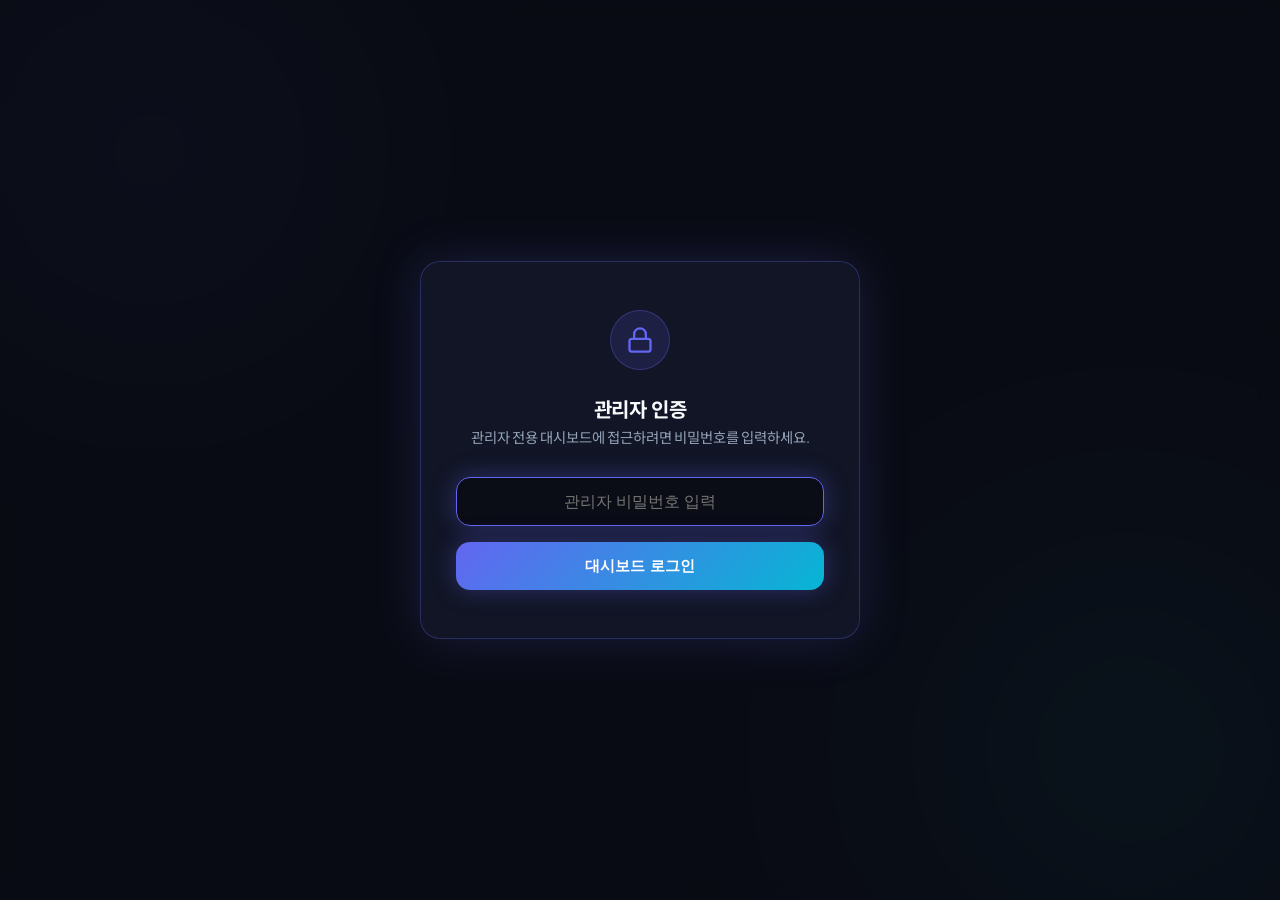
<file: templates/admin.html>
<!DOCTYPE html>
<html lang="ko">
<head>
  <meta charset="UTF-8">
  <meta name="viewport" content="width=device-width, initial-scale=1.0">
  <title>관리자 대시보드 | Subtitle Blur Studio</title>
  <link rel="preconnect" href="https://fonts.googleapis.com">
  <link rel="preconnect" href="https://fonts.gstatic.com" crossorigin>
  <link href="https://fonts.googleapis.com/css2?family=Plus+Jakarta+Sans:wght@400;500;600;700;800&family=Noto+Sans+KR:wght@400;500;700;900&display=swap" rel="stylesheet">
  <link rel="stylesheet" href="/static/css/style.css">
  <link rel="stylesheet" href="/static/css/admin.css">
</head>
<body>
  <div class="glow-bg glow-1"></div>
  <div class="glow-bg glow-2"></div>

  <!-- 1. 비밀번호 인증 모달 -->
  <div id="auth-modal" class="auth-overlay">
    <div class="card auth-card">
      <div class="auth-icon">
        <svg viewBox="0 0 24 24" fill="none" stroke="currentColor" stroke-width="2">
          <rect x="3" y="11" width="18" height="11" rx="2" ry="2"/>
          <path d="M7 11V7a5 5 0 0110 0v4"/>
        </svg>
      </div>
      <h2 class="card-title">관리자 인증</h2>
      <p class="card-sub">관리자 전용 대시보드에 접근하려면 비밀번호를 입력하세요.</p>
      <form id="auth-form" class="auth-form">
        <input type="password" id="admin-pass-input" placeholder="관리자 비밀번호 입력" autofocus required class="auth-input">
        <button type="submit" class="btn btn-primary btn-block">대시보드 로그인</button>
        <p id="auth-error" class="auth-error hidden">비밀번호가 올바르지 않습니다.</p>
      </form>
    </div>
  </div>

  <!-- 2. 관리자 메인 대시보드 컨테이너 -->
  <div id="dashboard-app" class="app-container hidden">
    <!-- 대시보드 헤더 -->
    <header class="app-header">
      <div class="logo-area">
        <div class="logo-icon admin-icon">
          <svg viewBox="0 0 24 24" fill="none" stroke="currentColor" stroke-width="2">
            <path d="M3 3v18h18"/>
            <path d="M18 17l-5-5-4 4-4-4"/>
          </svg>
        </div>
        <div>
          <h1 class="logo-title">Admin <span>Dashboard</span></h1>
          <p class="logo-sub">실시간 접속자 & 영상 자막 블러 활동 모니터링</p>
        </div>
      </div>
      <div class="admin-controls">
        <div class="auto-refresh-wrap">
          <label class="switch-label">
            <input type="checkbox" id="auto-refresh-toggle" checked>
            <span class="slider-switch"></span>
            <span class="switch-text">10초 실시간 갱신</span>
          </label>
        </div>
        <a href="/" class="btn btn-secondary btn-sm">🏠 사용자 사이트로 이동</a>
        <button type="button" id="btn-logout" class="btn btn-outline btn-sm">로그아웃</button>
      </div>
    </header>

    <!-- 실시간 요약 메트릭 카드 그리드 -->
    <section class="metrics-grid">
      <div class="card metric-card">
        <div class="mc-icon mc-indigo">
          <svg viewBox="0 0 24 24" fill="none" stroke="currentColor" stroke-width="2">
            <path d="M17 21v-2a4 4 0 00-4-4H5a4 4 0 00-4 4v2"/>
            <circle cx="9" cy="7" r="4"/>
            <path d="M23 21v-2a4 4 0 00-3-3.87"/>
            <path d="M16 3.13a4 4 0 010 7.75"/>
          </svg>
        </div>
        <div class="mc-content">
          <span class="mc-title">누적 방문자 수</span>
          <div class="mc-value-wrap">
            <span class="mc-value" id="val-total-visits">0</span>
            <span class="mc-badge mc-badge-green" id="badge-today-visits">+0 오늘</span>
          </div>
          <span class="mc-sub" id="val-device-ratio">데스크톱 0% / 모바일 0%</span>
        </div>
      </div>

      <div class="card metric-card">
        <div class="mc-icon mc-cyan">
          <svg viewBox="0 0 24 24" fill="none" stroke="currentColor" stroke-width="2">
            <polygon points="23 7 16 12 23 17 23 7"/>
            <rect x="1" y="5" width="15" height="14" rx="2" ry="2"/>
          </svg>
        </div>
        <div class="mc-content">
          <span class="mc-title">총 영상 처리 건수</span>
          <div class="mc-value-wrap">
            <span class="mc-value" id="val-total-tasks">0</span>
            <span class="mc-badge mc-badge-indigo" id="badge-completed-tasks">0건 완료</span>
          </div>
          <span class="mc-sub" id="val-success-rate">성공률 100%</span>
        </div>
      </div>

      <div class="card metric-card">
        <div class="mc-icon mc-emerald">
          <svg viewBox="0 0 24 24" fill="none" stroke="currentColor" stroke-width="2">
            <circle cx="12" cy="12" r="10"/>
            <polyline points="12 6 12 12 16 14"/>
          </svg>
        </div>
        <div class="mc-content">
          <span class="mc-title">총 처리 영상 길이</span>
          <div class="mc-value-wrap">
            <span class="mc-value" id="val-video-minutes">0.0</span>
            <span class="mc-unit">분</span>
          </div>
          <span class="mc-sub">자동 인페인팅 복원 완료</span>
        </div>
      </div>

      <div class="card metric-card">
        <div class="mc-icon mc-amber">
          <svg viewBox="0 0 24 24" fill="none" stroke="currentColor" stroke-width="2">
            <line x1="12" y1="1" x2="12" y2="23"/>
            <path d="M17 5H9.5a3.5 3.5 0 000 7h5a3.5 3.5 0 010 7H6"/>
          </svg>
        </div>
        <div class="mc-content">
          <span class="mc-title">API 비용 지출</span>
          <div class="mc-value-wrap">
            <span class="mc-value text-green">0 원</span>
            <span class="mc-badge mc-badge-green">100% 무료</span>
          </div>
          <span class="mc-sub">오픈소스 OpenCV & FFmpeg 자체 구동</span>
        </div>
      </div>
    </section>

    <!-- 스토리지 및 디스크 관리 배너 -->
    <section class="card storage-card">
      <div class="storage-info">
        <div class="storage-icon">
          <svg viewBox="0 0 24 24" fill="none" stroke="currentColor" stroke-width="2">
            <ellipse cx="12" cy="5" rx="9" ry="3"/>
            <path d="M21 12c0 1.66-4 3-9 3s-9-1.34-9-3"/>
            <path d="M3 5v14c0 1.66 4 3 9 3s9-1.34 9-3V5"/>
          </svg>
        </div>
        <div>
          <h3 class="storage-title">임시 영상 파일 저장공간</h3>
          <p class="storage-desc" id="storage-desc-text">
            업로드: <strong id="val-storage-uploads">0 MB</strong> | 
            결과물: <strong id="val-storage-outputs">0 MB</strong> | 
            총 사용량: <strong id="val-storage-total">0 MB</strong>
          </p>
        </div>
      </div>
      <button type="button" id="btn-clean-storage" class="btn btn-outline btn-sm">
        <svg width="16" height="16" viewBox="0 0 24 24" fill="none" stroke="currentColor" stroke-width="2">
          <polyline points="3 6 5 6 21 6"/>
          <path d="M19 6v14a2 2 0 01-2 2H7a2 2 0 01-2-2V6m3 0V4a2 2 0 012-2h4a2 2 0 012 2v2"/>
        </svg>
        임시 파일 즉시 청소
      </button>
    </section>

    <!-- 상세 데이터 테이블 (탭 구성) -->
    <section class="card log-card">
      <div class="card-header">
        <div class="dash-tabs">
          <button type="button" class="dash-tab active" data-target="panel-tasks">
            🎬 최근 영상 처리 활동 (<span id="count-tasks">0</span>)
          </button>
          <button type="button" class="dash-tab" data-target="panel-visitors">
            👥 최근 접속자 기록 (<span id="count-visitors">0</span>)
          </button>
        </div>
        <div class="table-actions">
          <input type="text" id="log-search-input" placeholder="IP, 파일명 검색..." class="search-input">
          <button type="button" id="btn-manual-refresh" class="btn btn-secondary btn-sm" title="새로고침">↻</button>
        </div>
      </div>

      <!-- 1. 영상 작업 활동 패널 -->
      <div id="panel-tasks" class="tab-panel active">
        <div class="table-responsive">
          <table class="data-table">
            <thead>
              <tr>
                <th>시간</th>
                <th>접속 IP</th>
                <th>파일명</th>
                <th>해상도</th>
                <th>재생길이</th>
                <th>용량</th>
                <th>인페인팅 모드</th>
                <th>소요시간</th>
                <th>상태</th>
              </tr>
            </thead>
            <tbody id="task-table-body">
              <tr><td colspan="9" class="td-empty">작업 활동 내역을 불러오는 중...</td></tr>
            </tbody>
          </table>
        </div>
      </div>

      <!-- 2. 접속자 로그 패널 -->
      <div id="panel-visitors" class="tab-panel hidden">
        <div class="table-responsive">
          <table class="data-table">
            <thead>
              <tr>
                <th>접속 시간</th>
                <th>IP 주소</th>
                <th>기기 유형</th>
                <th>경로</th>
                <th>브라우저 및 OS (User Agent)</th>
              </tr>
            </thead>
            <tbody id="visitor-table-body">
              <tr><td colspan="5" class="td-empty">방문자 기록을 불러오는 중...</td></tr>
            </tbody>
          </table>
        </div>
      </div>
    </section>
  </div>

  <script src="/static/js/admin.js"></script>
</body>
</html>
</file>
<file: static/css/style.css>
/* ==========================================================================
   AI Video Subtitle Remover Studio - Premium Glassmorphism & Dark Design
   ========================================================================== */

:root {
  --bg-primary: #0a0c14;
  --bg-secondary: #111422;
  --card-bg: rgba(22, 27, 46, 0.7);
  --card-border: rgba(255, 255, 255, 0.08);
  --card-border-glow: rgba(99, 102, 241, 0.4);

  --accent-primary: #6366f1;
  --accent-primary-hover: #4f46e5;
  --accent-secondary: #06b6d4;
  --accent-gradient: linear-gradient(135deg, #6366f1 0%, #06b6d4 100%);
  --accent-glow: 0 0 25px rgba(99, 102, 241, 0.35);

  --text-main: #f8fafc;
  --text-muted: #94a3b8;
  --text-dim: #64748b;

  --success: #10b981;
  --danger: #ef4444;
  --warning: #f59e0b;

  --radius-sm: 8px;
  --radius-md: 14px;
  --radius-lg: 20px;
  --radius-full: 9999px;

  --transition-fast: 0.18s ease;
  --transition-smooth: 0.3s cubic-bezier(0.16, 1, 0.3, 1);
}

*, *::before, *::after {
  box-sizing: border-box;
  margin: 0;
  padding: 0;
}

body {
  font-family: 'Plus Jakarta Sans', 'Noto Sans KR', -apple-system, BlinkMacSystemFont, sans-serif;
  background-color: var(--bg-primary);
  color: var(--text-main);
  min-height: 100vh;
  line-height: 1.5;
  overflow-x: hidden;
  position: relative;
}

/* 배경 글로우 오브 */
.glow-bg {
  position: fixed;
  border-radius: 50%;
  filter: blur(120px);
  pointer-events: none;
  z-index: 0;
  opacity: 0.45;
}
.glow-1 {
  width: 500px;
  height: 500px;
  top: -100px;
  left: -100px;
  background: radial-gradient(circle, #6366f1 0%, transparent 70%);
}
.glow-2 {
  width: 600px;
  height: 600px;
  bottom: -150px;
  right: -150px;
  background: radial-gradient(circle, #06b6d4 0%, transparent 70%);
}

.app-container {
  position: relative;
  z-index: 1;
  max-width: 1400px;
  margin: 0 auto;
  padding: 2rem 1.5rem 3rem;
  display: flex;
  flex-direction: column;
  gap: 1.8rem;
}

/* 헤더 */
.app-header {
  display: flex;
  justify-content: space-between;
  align-items: center;
  padding: 1rem 0;
  border-bottom: 1px solid var(--card-border);
}

.logo-area {
  display: flex;
  align-items: center;
  gap: 1rem;
}

.logo-icon {
  width: 48px;
  height: 48px;
  border-radius: var(--radius-md);
  background: var(--accent-gradient);
  display: flex;
  align-items: center;
  justify-content: center;
  color: #fff;
  box-shadow: var(--accent-glow);
}
.logo-icon svg {
  width: 26px;
  height: 26px;
}

.logo-title {
  font-size: 1.6rem;
  font-weight: 800;
  letter-spacing: -0.02em;
}
.logo-title span {
  background: var(--accent-gradient);
  -webkit-background-clip: text;
  -webkit-text-fill-color: transparent;
}

.logo-sub {
  font-size: 0.88rem;
  color: var(--text-muted);
}

.header-badges {
  display: flex;
  gap: 0.6rem;
  flex-wrap: wrap;
}

.btn-download-badge {
  text-decoration: none;
  font-size: 0.8rem;
  font-weight: 700;
  padding: 0.45rem 0.85rem;
  border-radius: var(--radius-full);
  display: inline-flex;
  align-items: center;
  gap: 0.45rem;
  transition: all var(--transition-fast);
}
.btn-win {
  background: rgba(14, 165, 233, 0.15);
  color: #38bdf8;
  border: 1px solid rgba(14, 165, 233, 0.35);
}
.btn-win:hover {
  background: rgba(14, 165, 233, 0.25);
  box-shadow: 0 0 15px rgba(14, 165, 233, 0.4);
  transform: translateY(-1px);
}
.btn-mac {
  background: rgba(255, 255, 255, 0.08);
  color: #f1f5f9;
  border: 1px solid rgba(255, 255, 255, 0.2);
}
.btn-mac:hover {
  background: rgba(255, 255, 255, 0.16);
  box-shadow: 0 0 15px rgba(255, 255, 255, 0.25);
  transform: translateY(-1px);
}

/* PC 다운로드 및 실행 가이드 박스 */
.pc-download-box {
  background: linear-gradient(135deg, rgba(30, 41, 59, 0.5) 0%, rgba(15, 23, 42, 0.7) 100%);
  border: 1px solid rgba(255, 255, 255, 0.1);
  padding: 1.5rem 1.8rem;
  margin-bottom: 0.8rem;
}

.pdb-header {
  margin-bottom: 1.2rem;
}
.pdb-header-left {
  display: flex;
  align-items: center;
  gap: 0.8rem;
  margin-bottom: 0.3rem;
  flex-wrap: wrap;
}
.pdb-tag {
  background: var(--accent-gradient);
  color: #fff;
  font-size: 0.75rem;
  font-weight: 800;
  padding: 0.2rem 0.6rem;
  border-radius: var(--radius-full);
}
.pdb-title {
  font-size: 1.18rem;
  font-weight: 800;
  color: #fff;
}
.pdb-subtitle {
  font-size: 0.85rem;
  color: var(--text-muted);
}

.pdb-os-grid {
  display: grid;
  grid-template-columns: 1fr;
  gap: 1.2rem;
}

.pdb-os-card {
  background: rgba(0, 0, 0, 0.3);
  border-radius: var(--radius-md);
  padding: 1.2rem;
  border: 1px solid var(--card-border);
  display: flex;
  flex-direction: column;
  gap: 0.9rem;
  transition: transform var(--transition-smooth), border-color var(--transition-smooth);
}
.pdb-os-card:hover {
  transform: translateY(-2px);
}
.win-card {
  border-color: rgba(14, 165, 233, 0.25);
}
.win-card:hover {
  border-color: rgba(14, 165, 233, 0.5);
  box-shadow: 0 0 20px rgba(14, 165, 233, 0.15);
}
.mac-card {
  border-color: rgba(168, 85, 247, 0.25);
}
.mac-card:hover {
  border-color: rgba(168, 85, 247, 0.5);
  box-shadow: 0 0 20px rgba(168, 85, 247, 0.15);
}

.pdb-os-top {
  display: flex;
  justify-content: space-between;
  align-items: center;
  gap: 0.8rem;
  flex-wrap: wrap;
}
.os-brand {
  display: flex;
  align-items: center;
  gap: 0.5rem;
  font-weight: 800;
  font-size: 0.95rem;
  color: #fff;
}
.win-card .os-brand {
  color: #38bdf8;
}
.mac-card .os-brand {
  color: #e2e8f0;
}

.btn-os-dl {
  font-size: 0.85rem !important;
  padding: 0.5rem 0.9rem !important;
  text-decoration: none;
}

.os-steps {
  background: rgba(255, 255, 255, 0.03);
  border-radius: var(--radius-sm);
  padding: 0.75rem 0.9rem;
  border: 1px solid rgba(255, 255, 255, 0.05);
}
.os-step-badge {
  font-size: 0.74rem;
  font-weight: 800;
  color: var(--accent-secondary);
  display: block;
  margin-bottom: 0.35rem;
}
.os-step-list {
  padding-left: 1.2rem;
  font-size: 0.82rem;
  color: var(--text-muted);
  line-height: 1.5;
}
.os-step-list li {
  margin-bottom: 0.25rem;
}
.os-step-list code {
  background: rgba(0, 0, 0, 0.4);
  color: #fbbf24;
  padding: 0.1rem 0.4rem;
  border-radius: 4px;
  font-family: monospace;
}
.os-step-list strong {
  color: #fff;
}

.badge {
  font-size: 0.78rem;
  font-weight: 600;
  padding: 0.35rem 0.8rem;
  border-radius: var(--radius-full);
}
.badge-accent {
  background: rgba(99, 102, 241, 0.15);
  color: #818cf8;
  border: 1px solid rgba(99, 102, 241, 0.3);
}
.badge-outline {
  background: rgba(255, 255, 255, 0.04);
  color: var(--text-muted);
  border: 1px solid var(--card-border);
}

/* 카드 기본 스타일 */
.card {
  background: var(--card-bg);
  backdrop-filter: blur(20px);
  -webkit-backdrop-filter: blur(20px);
  border: 1px solid var(--card-border);
  border-radius: var(--radius-lg);
  padding: 1.8rem;
  box-shadow: 0 10px 30px rgba(0, 0, 0, 0.3);
  transition: border-color var(--transition-smooth);
}

.card-header {
  display: flex;
  justify-content: space-between;
  align-items: center;
  margin-bottom: 1.2rem;
  gap: 1rem;
  flex-wrap: wrap;
}

.card-title {
  font-size: 1.25rem;
  font-weight: 700;
  letter-spacing: -0.01em;
}

.card-sub {
  font-size: 0.9rem;
  color: var(--text-muted);
  margin-top: 0.2rem;
}

.title-with-meta {
  display: flex;
  align-items: center;
  gap: 0.8rem;
}

.meta-tag {
  font-size: 0.75rem;
  background: rgba(255, 255, 255, 0.08);
  padding: 0.2rem 0.6rem;
  border-radius: var(--radius-sm);
  color: var(--accent-secondary);
  font-family: monospace;
}

/* 업로드 카드 */
.upload-card {
  text-align: center;
  padding: 4rem 2rem;
}

.drop-zone {
  border: 2px dashed rgba(255, 255, 255, 0.15);
  border-radius: var(--radius-lg);
  padding: 4rem 2rem;
  background: rgba(15, 23, 42, 0.4);
  cursor: pointer;
  transition: all var(--transition-smooth);
  display: flex;
  flex-direction: column;
  align-items: center;
  gap: 1.2rem;
}

.drop-zone:hover, .drop-zone.dragover {
  border-color: var(--accent-primary);
  background: rgba(99, 102, 241, 0.08);
  box-shadow: var(--accent-glow);
  transform: translateY(-2px);
}

.upload-icon-wrap {
  width: 72px;
  height: 72px;
  border-radius: 50%;
  background: rgba(99, 102, 241, 0.12);
  display: flex;
  align-items: center;
  justify-content: center;
  color: var(--accent-primary);
  transition: transform var(--transition-smooth);
}
.drop-zone:hover .upload-icon-wrap {
  transform: scale(1.1);
}

.upload-svg {
  width: 36px;
  height: 36px;
}

.upload-title {
  font-size: 1.3rem;
  font-weight: 700;
}

.upload-desc {
  font-size: 0.92rem;
  color: var(--text-muted);
  max-width: 500px;
}

/* 로딩 오버레이 */
.loading-overlay {
  display: flex;
  flex-direction: column;
  align-items: center;
  justify-content: center;
  gap: 1.2rem;
  padding: 3rem 0;
}
.spinner {
  width: 44px;
  height: 44px;
  border: 3px solid rgba(255, 255, 255, 0.1);
  border-radius: 50%;
  border-top-color: var(--accent-primary);
  animation: spin 0.8s linear infinite;
}
@keyframes spin {
  to { transform: rotate(360deg); }
}

/* 에디터 그리드 */
.editor-grid {
  display: grid;
  grid-template-columns: 1fr 420px;
  gap: 1.5rem;
  align-items: start;
}

@media (max-width: 1024px) {
  .editor-grid {
    grid-template-columns: 1fr;
  }
}

/* 캔버스 및 뷰어 */
.viewer-card {
  display: flex;
  flex-direction: column;
  gap: 1.2rem;
}

.preset-buttons {
  display: flex;
  gap: 0.5rem;
}

.btn-chip {
  background: rgba(255, 255, 255, 0.06);
  border: 1px solid var(--card-border);
  color: var(--text-muted);
  font-size: 0.82rem;
  padding: 0.4rem 0.8rem;
  border-radius: var(--radius-sm);
  cursor: pointer;
  font-weight: 600;
  transition: all var(--transition-fast);
}
.btn-chip:hover {
  background: rgba(99, 102, 241, 0.2);
  color: #fff;
  border-color: var(--accent-primary);
}
.btn-chip-danger:hover {
  background: rgba(239, 68, 68, 0.2);
  color: var(--danger);
  border-color: var(--danger);
}

.canvas-viewport {
  position: relative;
  width: 100%;
  background: #000;
  border-radius: var(--radius-md);
  overflow: hidden;
  box-shadow: 0 4px 20px rgba(0, 0, 0, 0.5);
  display: flex;
  justify-content: center;
  align-items: center;
  cursor: crosshair;
  user-select: none;
  -webkit-user-select: none;
  touch-action: none;
}

#frame-canvas {
  display: block;
  max-width: 100%;
  height: auto;
  object-fit: contain;
}

/* 드래그 선택 영역 박스 */
.selection-box {
  position: absolute;
  border: 2px solid #ef4444;
  background: rgba(239, 68, 68, 0.25);
  box-shadow: 0 0 10px rgba(239, 68, 68, 0.5);
  pointer-events: none;
  z-index: 10;
  border-radius: 4px;
}
.selection-box .box-label {
  position: absolute;
  top: -24px;
  left: 0;
  background: #ef4444;
  color: #fff;
  font-size: 11px;
  font-weight: bold;
  padding: 2px 6px;
  border-radius: 3px;
  white-space: nowrap;
}

/* 터치/클릭 탭 물결 애니메이션 */
.tap-ripple {
  position: absolute;
  width: 44px;
  height: 44px;
  margin-left: -22px;
  margin-top: -22px;
  border-radius: 50%;
  background: rgba(239, 68, 68, 0.4);
  border: 2px solid #ef4444;
  pointer-events: none;
  z-index: 15;
  animation: ripple-anim 0.5s ease-out forwards;
}

@keyframes ripple-anim {
  0% {
    transform: scale(0.2);
    opacity: 1;
  }
  100% {
    transform: scale(2.2);
    opacity: 0;
  }
}

/* 타임라인 컨트롤 */
.timeline-control {
  display: flex;
  flex-direction: column;
  gap: 0.5rem;
  background: rgba(0, 0, 0, 0.25);
  padding: 1rem;
  border-radius: var(--radius-md);
  border: 1px solid var(--card-border);
}

.timeline-info {
  display: flex;
  justify-content: space-between;
  font-size: 0.85rem;
}
.timeline-label {
  color: var(--text-muted);
}
.time-display {
  font-family: monospace;
  font-weight: 600;
  color: var(--accent-secondary);
}

.slider {
  -webkit-appearance: none;
  width: 100%;
  height: 6px;
  border-radius: 3px;
  background: rgba(255, 255, 255, 0.12);
  outline: none;
  transition: opacity 0.2s;
}
.slider::-webkit-slider-thumb {
  -webkit-appearance: none;
  appearance: none;
  width: 16px;
  height: 16px;
  border-radius: 50%;
  background: var(--accent-primary);
  cursor: pointer;
  box-shadow: 0 0 8px var(--accent-primary);
  transition: transform var(--transition-fast);
}
.slider::-webkit-slider-thumb:hover {
  transform: scale(1.25);
}

/* ROI 뱃지 목록 */
.roi-list-container {
  display: flex;
  align-items: center;
  gap: 0.8rem;
  flex-wrap: wrap;
  padding: 0.5rem 0;
}
.roi-list-title {
  font-size: 0.82rem;
  color: var(--text-muted);
  font-weight: 600;
}
.roi-badges {
  display: flex;
  gap: 0.5rem;
  flex-wrap: wrap;
}
.roi-badge {
  display: flex;
  align-items: center;
  gap: 0.4rem;
  background: rgba(239, 68, 68, 0.15);
  color: #fca5a5;
  border: 1px solid rgba(239, 68, 68, 0.3);
  font-size: 0.78rem;
  padding: 0.25rem 0.6rem;
  border-radius: var(--radius-sm);
}
.roi-badge button {
  background: none;
  border: none;
  color: #fca5a5;
  cursor: pointer;
  font-size: 1rem;
  line-height: 1;
}
.roi-badge button:hover {
  color: #fff;
}
.empty-hint {
  font-size: 0.82rem;
  color: var(--text-dim);
}

/* 사이드 패널 */
.side-panel {
  display: flex;
  flex-direction: column;
  gap: 1.5rem;
}

/* 인페인팅 모드 라디오 카드 */
.form-group {
  margin-bottom: 1.4rem;
}
.form-label {
  display: block;
  font-size: 0.88rem;
  font-weight: 600;
  margin-bottom: 0.6rem;
  color: var(--text-muted);
}

.radio-cards {
  display: flex;
  flex-direction: column;
  gap: 0.6rem;
}
.radio-card {
  display: flex;
  align-items: flex-start;
  padding: 0.9rem;
  border-radius: var(--radius-md);
  border: 1px solid var(--card-border);
  background: rgba(255, 255, 255, 0.02);
  cursor: pointer;
  transition: all var(--transition-fast);
}
.radio-card:hover {
  background: rgba(255, 255, 255, 0.05);
  border-color: rgba(255, 255, 255, 0.15);
}
.radio-card.selected {
  border-color: var(--accent-primary);
  background: rgba(99, 102, 241, 0.1);
}
.radio-card input {
  margin-top: 0.2rem;
  margin-right: 0.8rem;
  accent-color: var(--accent-primary);
}
.rc-title {
  display: block;
  font-size: 0.92rem;
  font-weight: 700;
}
.rc-desc {
  display: block;
  font-size: 0.78rem;
  color: var(--text-muted);
  margin-top: 0.2rem;
}

/* 슬라이더 그룹 */
.slider-group {
  margin-bottom: 1.2rem;
}
.slider-header {
  display: flex;
  justify-content: space-between;
  align-items: center;
  margin-bottom: 0.4rem;
}
.slider-val {
  font-family: monospace;
  font-size: 0.85rem;
  color: var(--accent-secondary);
  font-weight: 700;
}
.param-help {
  font-size: 0.75rem;
  color: var(--text-dim);
  margin-top: 0.35rem;
}

/* 버튼 공통 */
.btn {
  display: inline-flex;
  align-items: center;
  justify-content: center;
  gap: 0.5rem;
  font-weight: 700;
  border-radius: var(--radius-md);
  border: none;
  cursor: pointer;
  padding: 0.85rem 1.4rem;
  font-size: 0.95rem;
  transition: all var(--transition-smooth);
}
.btn-primary {
  background: var(--accent-gradient);
  color: #fff;
  box-shadow: var(--accent-glow);
}
.btn-primary:hover {
  transform: translateY(-2px);
  box-shadow: 0 0 35px rgba(99, 102, 241, 0.55);
}
.btn-secondary {
  background: rgba(255, 255, 255, 0.08);
  color: #fff;
  border: 1px solid var(--card-border);
}
.btn-secondary:hover {
  background: rgba(255, 255, 255, 0.14);
}
.btn-action {
  background: linear-gradient(135deg, #10b981 0%, #059669 100%);
  color: #fff;
  font-size: 1.05rem;
  box-shadow: 0 0 20px rgba(16, 185, 129, 0.35);
}
.btn-action:hover {
  transform: translateY(-2px);
  box-shadow: 0 0 30px rgba(16, 185, 129, 0.55);
}
.btn-danger {
  background: rgba(239, 68, 68, 0.2);
  color: #f87171;
  border: 1px solid rgba(239, 68, 68, 0.4);
}
.btn-danger:hover {
  background: var(--danger);
  color: #fff;
}
.btn-outline {
  background: transparent;
  border: 1px solid var(--card-border);
  color: var(--text-muted);
}
.btn-outline:hover {
  color: #fff;
  border-color: rgba(255, 255, 255, 0.3);
}
.btn-block {
  width: 100%;
}
.btn-large {
  padding: 1.1rem 2rem;
  font-size: 1.1rem;
}

/* 미리보기 카드 */
.preview-card {
  padding: 1.2rem;
}
.preview-tabs {
  display: flex;
  gap: 0.4rem;
}
.tab-btn {
  background: rgba(255, 255, 255, 0.06);
  border: 1px solid var(--card-border);
  color: var(--text-muted);
  font-size: 0.76rem;
  padding: 0.3rem 0.6rem;
  border-radius: var(--radius-sm);
  cursor: pointer;
}
.tab-btn.active {
  background: var(--accent-primary);
  color: #fff;
  border-color: var(--accent-primary);
}
.preview-display {
  width: 100%;
  border-radius: var(--radius-sm);
  overflow: hidden;
  background: #000;
  display: flex;
  justify-content: center;
}
.preview-img {
  max-width: 100%;
  height: auto;
  display: block;
}

/* 렌더링 진행률 카드 */
.progress-card {
  max-width: 800px;
  margin: 2rem auto;
  text-align: center;
  display: flex;
  flex-direction: column;
  gap: 2rem;
  padding: 3rem;
}

.progress-header {
  display: flex;
  align-items: center;
  justify-content: center;
  gap: 1.2rem;
  text-align: left;
}

.progress-bar-container {
  width: 100%;
  height: 14px;
  background: rgba(255, 255, 255, 0.08);
  border-radius: var(--radius-full);
  overflow: hidden;
  position: relative;
}
.progress-bar-fill {
  height: 100%;
  background: var(--accent-gradient);
  border-radius: var(--radius-full);
  box-shadow: 0 0 15px var(--accent-primary);
  transition: width 0.3s ease;
}

.progress-metrics {
  display: grid;
  grid-template-columns: repeat(4, 1fr);
  gap: 1rem;
  background: rgba(0, 0, 0, 0.3);
  padding: 1.2rem;
  border-radius: var(--radius-md);
  border: 1px solid var(--card-border);
}
.metric {
  display: flex;
  flex-direction: column;
  gap: 0.3rem;
}
.metric-label {
  font-size: 0.78rem;
  color: var(--text-muted);
}
.metric-value {
  font-size: 1.15rem;
  font-weight: 800;
  font-family: monospace;
  color: #fff;
}

/* 완료 결과 화면 */
.result-card {
  max-width: 860px;
  margin: 1.5rem auto;
  text-align: center;
  display: flex;
  flex-direction: column;
  gap: 2rem;
  padding: 3rem;
}

.result-header {
  display: flex;
  align-items: center;
  justify-content: center;
  gap: 1.2rem;
  text-align: left;
}

.success-icon {
  width: 56px;
  height: 56px;
  border-radius: 50%;
  background: rgba(16, 185, 129, 0.15);
  color: var(--success);
  display: flex;
  align-items: center;
  justify-content: center;
  border: 1px solid rgba(16, 185, 129, 0.3);
}
.success-icon svg {
  width: 32px;
  height: 32px;
}

.video-preview-wrapper {
  width: 100%;
  background: #000;
  border-radius: var(--radius-md);
  overflow: hidden;
  box-shadow: 0 10px 30px rgba(0, 0, 0, 0.5);
}
.result-video {
  width: 100%;
  max-height: 480px;
  display: block;
}

.result-actions {
  display: flex;
  gap: 1rem;
  justify-content: center;
  flex-wrap: wrap;
}

/* 푸터 */
.app-footer {
  text-align: center;
  padding: 1.5rem 0;
  font-size: 0.8rem;
  color: var(--text-dim);
  border-top: 1px solid var(--card-border);
}

/* 유틸리티 */
.hidden {
  display: none !important;
}

/* 모바일 및 터치 환경 반응형 스타일 */
@media (max-width: 768px) {
  .editor-grid {
    grid-template-columns: 1fr !important;
  }
  .card-header {
    flex-direction: column;
    align-items: stretch;
    gap: 0.8rem;
  }
  .preset-buttons {
    display: flex;
    flex-wrap: wrap;
    gap: 0.4rem;
    width: 100%;
  }
  .preset-buttons .btn-chip {
    flex: 1 1 calc(50% - 0.4rem);
    text-align: center;
    padding: 0.6rem 0.4rem;
    font-size: 0.85rem;
    min-height: 40px;
  }
}
</file>
<file: static/css/admin.css>
/* ==========================================================================
   Admin Dashboard - Specific Styles
   ========================================================================== */

/* 인증 모달 */
.auth-overlay {
  position: fixed;
  inset: 0;
  background: rgba(10, 12, 20, 0.85);
  backdrop-filter: blur(12px);
  -webkit-backdrop-filter: blur(12px);
  z-index: 1000;
  display: flex;
  align-items: center;
  justify-content: center;
  padding: 1.5rem;
}

.auth-card {
  max-width: 440px;
  width: 100%;
  text-align: center;
  padding: 3rem 2.2rem;
  border: 1px solid rgba(99, 102, 241, 0.3);
  box-shadow: 0 0 50px rgba(99, 102, 241, 0.2);
}

.auth-icon {
  width: 60px;
  height: 60px;
  border-radius: 50%;
  background: rgba(99, 102, 241, 0.15);
  color: var(--accent-primary);
  display: flex;
  align-items: center;
  justify-content: center;
  margin: 0 auto 1.5rem;
  border: 1px solid rgba(99, 102, 241, 0.3);
}
.auth-icon svg {
  width: 28px;
  height: 28px;
}

.auth-form {
  display: flex;
  flex-direction: column;
  gap: 1rem;
  margin-top: 1.8rem;
}

.auth-input {
  background: rgba(0, 0, 0, 0.4);
  border: 1px solid var(--card-border);
  color: #fff;
  padding: 0.9rem 1.2rem;
  border-radius: var(--radius-md);
  font-size: 1rem;
  text-align: center;
  outline: none;
  transition: all var(--transition-fast);
}
.auth-input:focus {
  border-color: var(--accent-primary);
  box-shadow: var(--accent-glow);
}

.auth-error {
  color: var(--danger);
  font-size: 0.85rem;
  margin-top: 0.4rem;
}

/* 관리자 헤더 컨트롤 */
.admin-icon {
  background: linear-gradient(135deg, #ec4899 0%, #8b5cf6 100%);
}

.admin-controls {
  display: flex;
  align-items: center;
  gap: 1rem;
}

.btn-sm {
  padding: 0.5rem 0.9rem;
  font-size: 0.82rem;
}

/* 실시간 토글 스위치 */
.auto-refresh-wrap {
  display: flex;
  align-items: center;
}
.switch-label {
  display: flex;
  align-items: center;
  gap: 0.6rem;
  cursor: pointer;
  font-size: 0.82rem;
  color: var(--text-muted);
}
.switch-label input {
  display: none;
}
.slider-switch {
  position: relative;
  width: 38px;
  height: 20px;
  background: rgba(255, 255, 255, 0.15);
  border-radius: var(--radius-full);
  transition: background 0.3s;
}
.slider-switch::before {
  content: "";
  position: absolute;
  width: 14px;
  height: 14px;
  left: 3px;
  top: 3px;
  background: #fff;
  border-radius: 50%;
  transition: transform 0.3s;
}
.switch-label input:checked + .slider-switch {
  background: var(--success);
}
.switch-label input:checked + .slider-switch::before {
  transform: translateX(18px);
}

/* 메트릭 카드 그리드 */
.metrics-grid {
  display: grid;
  grid-template-columns: repeat(4, 1fr);
  gap: 1.2rem;
}
@media (max-width: 1100px) {
  .metrics-grid {
    grid-template-columns: repeat(2, 1fr);
  }
}
@media (max-width: 600px) {
  .metrics-grid {
    grid-template-columns: 1fr;
  }
}

.metric-card {
  display: flex;
  align-items: flex-start;
  gap: 1.2rem;
  padding: 1.6rem;
  transition: transform var(--transition-smooth), border-color var(--transition-smooth);
}
.metric-card:hover {
  transform: translateY(-3px);
  border-color: rgba(255, 255, 255, 0.2);
}

.mc-icon {
  width: 52px;
  height: 52px;
  border-radius: var(--radius-md);
  display: flex;
  align-items: center;
  justify-content: center;
  flex-shrink: 0;
}
.mc-icon svg {
  width: 26px;
  height: 26px;
}

.mc-indigo {
  background: rgba(99, 102, 241, 0.15);
  color: #818cf8;
}
.mc-cyan {
  background: rgba(6, 182, 212, 0.15);
  color: #22d3ee;
}
.mc-emerald {
  background: rgba(16, 185, 129, 0.15);
  color: #34d399;
}
.mc-amber {
  background: rgba(245, 158, 11, 0.15);
  color: #fbbf24;
}

.mc-content {
  display: flex;
  flex-direction: column;
  gap: 0.3rem;
  flex: 1;
}

.mc-title {
  font-size: 0.82rem;
  color: var(--text-muted);
  font-weight: 600;
}

.mc-value-wrap {
  display: flex;
  align-items: baseline;
  gap: 0.6rem;
}

.mc-value {
  font-size: 1.7rem;
  font-weight: 800;
  font-family: monospace;
  letter-spacing: -0.02em;
}
.text-green {
  color: var(--success);
}

.mc-unit {
  font-size: 0.95rem;
  color: var(--text-muted);
  font-weight: 700;
}

.mc-badge {
  font-size: 0.72rem;
  font-weight: 700;
  padding: 0.2rem 0.5rem;
  border-radius: var(--radius-full);
}
.mc-badge-green {
  background: rgba(16, 185, 129, 0.15);
  color: #34d399;
}
.mc-badge-indigo {
  background: rgba(99, 102, 241, 0.15);
  color: #a5b4fc;
}

.mc-sub {
  font-size: 0.76rem;
  color: var(--text-dim);
}

/* 스토리지 관리 배너 */
.storage-card {
  display: flex;
  justify-content: space-between;
  align-items: center;
  padding: 1.2rem 1.6rem;
  background: rgba(15, 23, 42, 0.4);
  border: 1px solid rgba(255, 255, 255, 0.05);
}
.storage-info {
  display: flex;
  align-items: center;
  gap: 1rem;
}
.storage-icon {
  width: 42px;
  height: 42px;
  border-radius: var(--radius-sm);
  background: rgba(255, 255, 255, 0.05);
  display: flex;
  align-items: center;
  justify-content: center;
  color: var(--text-muted);
}
.storage-icon svg {
  width: 22px;
  height: 22px;
}
.storage-title {
  font-size: 0.95rem;
  font-weight: 700;
}
.storage-desc {
  font-size: 0.8rem;
  color: var(--text-muted);
  margin-top: 0.15rem;
}
.storage-desc strong {
  color: var(--accent-secondary);
}

/* 탭 메뉴 */
.dash-tabs {
  display: flex;
  gap: 0.6rem;
}
.dash-tab {
  background: rgba(255, 255, 255, 0.04);
  border: 1px solid var(--card-border);
  color: var(--text-muted);
  padding: 0.6rem 1.1rem;
  border-radius: var(--radius-md);
  font-size: 0.9rem;
  font-weight: 700;
  cursor: pointer;
  transition: all var(--transition-fast);
}
.dash-tab:hover {
  background: rgba(255, 255, 255, 0.08);
  color: #fff;
}
.dash-tab.active {
  background: var(--accent-primary);
  color: #fff;
  border-color: var(--accent-primary);
  box-shadow: 0 0 15px rgba(99, 102, 241, 0.35);
}

.table-actions {
  display: flex;
  gap: 0.6rem;
}
.search-input {
  background: rgba(0, 0, 0, 0.3);
  border: 1px solid var(--card-border);
  color: #fff;
  padding: 0.45rem 0.9rem;
  border-radius: var(--radius-sm);
  font-size: 0.85rem;
  outline: none;
  min-width: 200px;
}
.search-input:focus {
  border-color: var(--accent-primary);
}

/* 데이터 테이블 */
.table-responsive {
  width: 100%;
  overflow-x: auto;
  margin-top: 1rem;
}

.data-table {
  width: 100%;
  border-collapse: collapse;
  font-size: 0.84rem;
  text-align: left;
}

.data-table th {
  background: rgba(0, 0, 0, 0.3);
  color: var(--text-muted);
  padding: 0.8rem 1rem;
  font-weight: 700;
  border-bottom: 1px solid var(--card-border);
  white-space: nowrap;
}

.data-table td {
  padding: 0.85rem 1rem;
  border-bottom: 1px solid rgba(255, 255, 255, 0.04);
  color: #e2e8f0;
  white-space: nowrap;
}

.data-table tr:hover td {
  background: rgba(255, 255, 255, 0.02);
}

.td-empty {
  text-align: center !important;
  color: var(--text-dim) !important;
  padding: 3rem 1rem !important;
}

/* 상태 뱃지 */
.status-badge {
  display: inline-flex;
  align-items: center;
  gap: 0.3rem;
  font-size: 0.74rem;
  font-weight: 700;
  padding: 0.2rem 0.55rem;
  border-radius: var(--radius-full);
}
.status-completed {
  background: rgba(16, 185, 129, 0.15);
  color: #34d399;
  border: 1px solid rgba(16, 185, 129, 0.3);
}
.status-processing {
  background: rgba(6, 182, 212, 0.15);
  color: #22d3ee;
  border: 1px solid rgba(6, 182, 212, 0.3);
}
.status-failed {
  background: rgba(239, 68, 68, 0.15);
  color: #f87171;
  border: 1px solid rgba(239, 68, 68, 0.3);
}
.status-cancelled {
  background: rgba(148, 163, 184, 0.15);
  color: #94a3b8;
  border: 1px solid rgba(148, 163, 184, 0.3);
}
</file>
